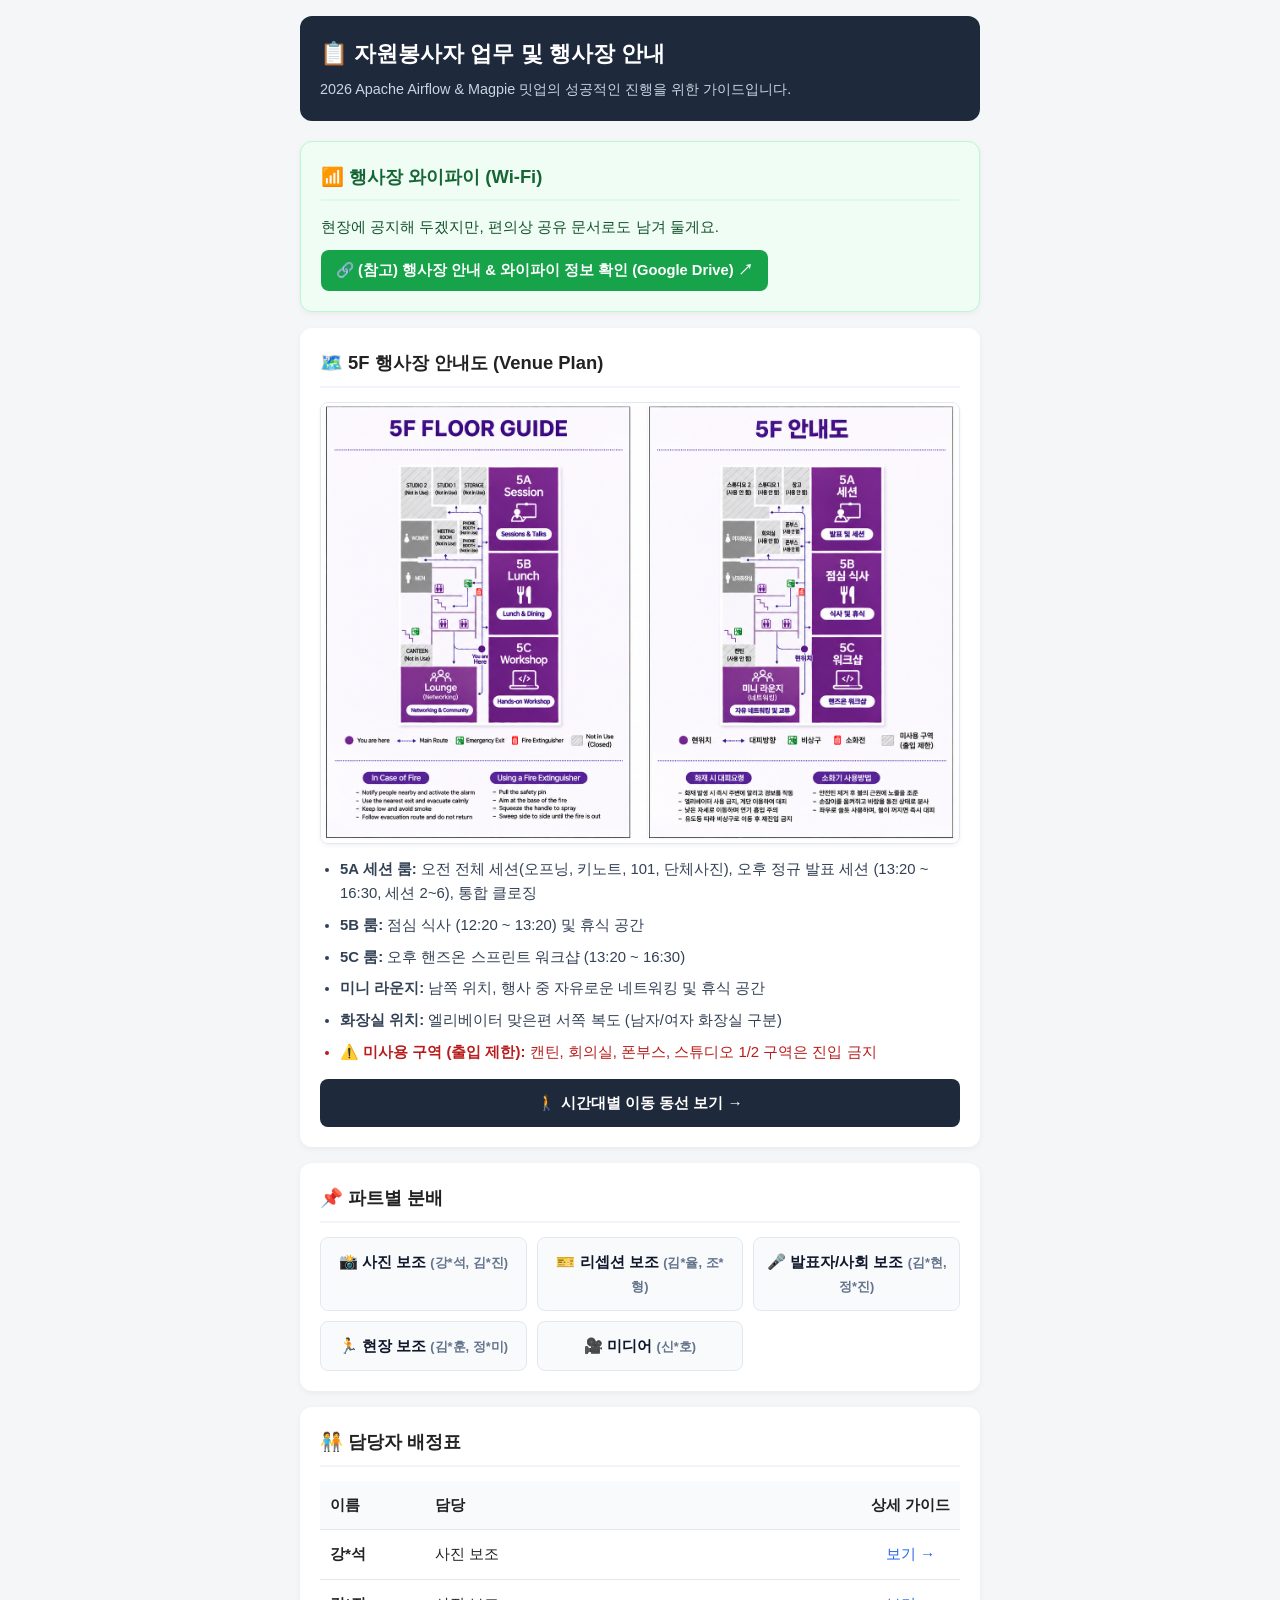
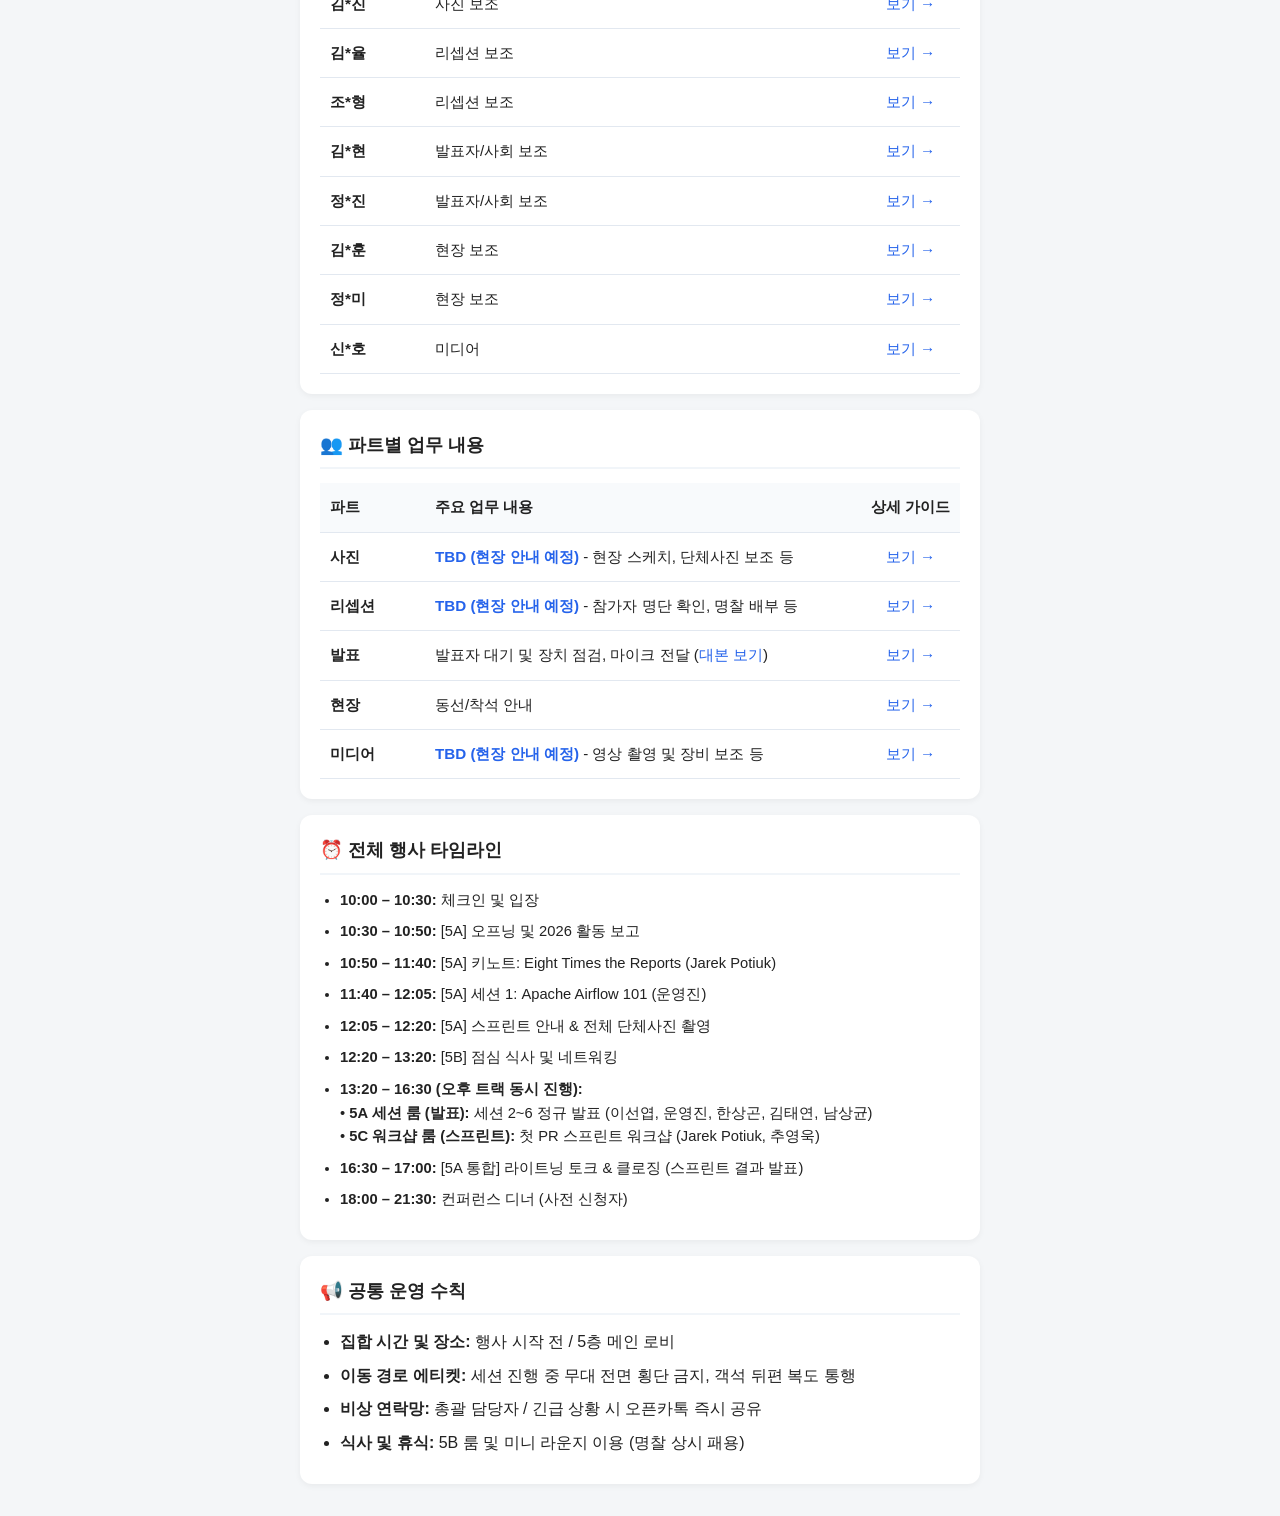
<file: index.html>
<!DOCTYPE html>
<html lang="ko">

<head>
  <meta charset="UTF-8">
  <meta name="viewport" content="width=device-width, initial-scale=1.0">
  <title>자원봉사자 업무 및 행사장 안내</title>
  <link rel="stylesheet" href="style.css">
</head>

<body>
  <header>
    <h1>📋 자원봉사자 업무 및 행사장 안내</h1>
    <p class="subtitle">2026 Apache Airflow & Magpie 밋업의 성공적인 진행을 위한 가이드입니다.</p>
  </header>

  <main>
    <!-- 1. 행사장 와이파이 및 상세 안내 (드라이브 링크) -->
    <section class="card" style="background: #f0fdf4; border: 1px solid #bbf7d0;">
      <h2 style="border-bottom-color: #dcfce7; color: #166534;">📶 행사장 와이파이 (Wi-Fi)</h2>
      <div style="font-size: 0.95rem; color: #14532d; display: flex; flex-direction: column; gap: 10px;">
        <p>
          현장에 공지해 두겠지만, 편의상 공유 문서로도 남겨 둘게요.
        </p>
        <div>
          <a href="https://docs.google.com/document/d/1vBxb_zmxbiM0pUpPSmMd3Gdv5plji50VANnEUZOLk8E/edit?usp=sharing"
            target="_blank" rel="noopener noreferrer"
            style="display: inline-flex; align-items: center; gap: 6px; background: #16a34a; color: #ffffff; padding: 9px 15px; border-radius: 8px; text-decoration: none; font-weight: 600; font-size: 0.92rem;">
            🔗 (참고) 행사장 안내 & 와이파이 정보 확인 (Google Drive) ↗
          </a>
        </div>
      </div>
    </section>

    <!-- 2. 행사장 도면 및 공간 안내 -->
    <section class="card">
      <h2>🗺️ 5F 행사장 안내도 (Venue Plan)</h2>
      <div style="text-align: center; margin-bottom: 14px;">
        <img src="venue_plan.png" alt="5F 행사장 안내도"
          style="width: 100%; max-width: 640px; height: auto; border-radius: 8px; border: 1px solid #e2e8f0; box-shadow: 0 2px 4px rgba(0,0,0,0.05);">
      </div>
      <ul class="notice-list" style="font-size: 0.93rem; color: #334155;">
        <li><strong>5A 세션 룸:</strong> 오전 전체 세션(오프닝, 키노트, 101, 단체사진), 오후 정규 발표 세션 (13:20 ~ 16:30, 세션 2~6), 통합 클로징</li>
        <li><strong>5B 룸:</strong> 점심 식사 (12:20 ~ 13:20) 및 휴식 공간</li>
        <li><strong>5C 룸:</strong> 오후 핸즈온 스프린트 워크샵 (13:20 ~ 16:30)</li>
        <li><strong>미니 라운지:</strong> 남쪽 위치, 행사 중 자유로운 네트워킹 및 휴식 공간</li>
        <li><strong>화장실 위치:</strong> 엘리베이터 맞은편 서쪽 복도 (남자/여자 화장실 구분)</li>
        <li style="color: #b91c1c;"><strong>⚠️ 미사용 구역 (출입 제한):</strong> 캔틴, 회의실, 폰부스, 스튜디오 1/2 구역은 진입 금지</li>
      </ul>
      <div style="margin-top: 14px; text-align: center;">
        <a href="flow.html"
          style="display: inline-flex; align-items: center; justify-content: center; gap: 8px; width: 100%; background: #1e293b; color: #ffffff; padding: 12px 16px; border-radius: 8px; text-decoration: none; font-weight: 700; font-size: 0.95rem;">
          🚶 시간대별 이동 동선 보기 →
        </a>
      </div>
    </section>

    <!-- 3. 파트별 안내 바로가기 -->
    <section class="card">
      <h2>📌 파트별 분배</h2>
      <div class="nav-grid">
        <a href="roles/photo.html" class="btn">📸 사진 보조 <span style="font-size: 0.8rem; color: #64748b;">(강*석,
            김*진)</span></a>
        <a href="roles/reception.html" class="btn">🎫 리셉션 보조 <span style="font-size: 0.8rem; color: #64748b;">(김*율,
            조*형)</span></a>
        <a href="roles/stage.html" class="btn">🎤 발표자/사회 보조 <span style="font-size: 0.8rem; color: #64748b;">(김*현,
            정*진)</span></a>
        <a href="roles/floor.html" class="btn">🏃 현장 보조 <span style="font-size: 0.8rem; color: #64748b;">(김*훈,
            정*미)</span></a>
        <a href="roles/media.html" class="btn">🎥 미디어 <span style="font-size: 0.8rem; color: #64748b;">(신*호)</span></a>
      </div>
    </section>

    <!-- 4. 담당자 배정표 -->
    <section class="card">
      <h2>🧑‍🤝‍🧑 담당자 배정표</h2>
      <table>
        <thead>
          <tr>
            <th>이름</th>
            <th>담당</th>
            <th>상세 가이드</th>
          </tr>
        </thead>
        <tbody>
          <tr>
            <td><strong>강*석</strong></td>
            <td>사진 보조</td>
            <td><a href="roles/photo.html">보기 →</a></td>
          </tr>
          <tr>
            <td><strong>김*진</strong></td>
            <td>사진 보조</td>
            <td><a href="roles/photo.html">보기 →</a></td>
          </tr>
          <tr>
            <td><strong>김*율</strong></td>
            <td>리셉션 보조</td>
            <td><a href="roles/reception.html">보기 →</a></td>
          </tr>
          <tr>
            <td><strong>조*형</strong></td>
            <td>리셉션 보조</td>
            <td><a href="roles/reception.html">보기 →</a></td>
          </tr>
          <tr>
            <td><strong>김*현</strong></td>
            <td>발표자/사회 보조</td>
            <td><a href="roles/stage.html">보기 →</a></td>
          </tr>
          <tr>
            <td><strong>정*진</strong></td>
            <td>발표자/사회 보조</td>
            <td><a href="roles/stage.html">보기 →</a></td>
          </tr>
          <tr>
            <td><strong>김*훈</strong></td>
            <td>현장 보조</td>
            <td><a href="roles/floor.html">보기 →</a></td>
          </tr>
          <tr>
            <td><strong>정*미</strong></td>
            <td>현장 보조</td>
            <td><a href="roles/floor.html">보기 →</a></td>
          </tr>
          <tr>
            <td><strong>신*호</strong></td>
            <td>미디어</td>
            <td><a href="roles/media.html">보기 →</a></td>
          </tr>
        </tbody>
      </table>
    </section>

    <!-- 5. 파트별 업무 요약 -->
    <section class="card">
      <h2>👥 파트별 업무 내용</h2>
      <table>
        <thead>
          <tr>
            <th>파트</th>
            <th>주요 업무 내용</th>
            <th>상세 가이드</th>
          </tr>
        </thead>
        <tbody>
          <tr>
            <td><strong>사진</strong></td>
            <td><span style="color: #2563eb; font-weight: 600;">TBD (현장 안내 예정)</span> - 현장 스케치, 단체사진 보조 등</td>
            <td><a href="roles/photo.html">보기 →</a></td>
          </tr>
          <tr>
            <td><strong>리셉션</strong></td>
            <td><span style="color: #2563eb; font-weight: 600;">TBD (현장 안내 예정)</span> - 참가자 명단 확인, 명찰 배부 등</td>
            <td><a href="roles/reception.html">보기 →</a></td>
          </tr>
          <tr>
            <td><strong>발표</strong></td>
            <td>발표자 대기 및 장치 점검, 마이크 전달 (<a
                href="https://docs.google.com/presentation/d/1dwNK7iOd0baWfIrPGnGKE1c9mZUUaeYVVd60wkaofWA/edit?usp=sharing"
                target="_blank" rel="noopener noreferrer">대본 보기</a>)</td>
            <td><a href="roles/stage.html">보기 →</a></td>
          </tr>
          <tr>
            <td><strong>현장</strong></td>
            <td>동선/착석 안내</td>
            <td><a href="roles/floor.html">보기 →</a></td>
          </tr>
          <tr>
            <td><strong>미디어</strong></td>
            <td><span style="color: #2563eb; font-weight: 600;">TBD (현장 안내 예정)</span> - 영상 촬영 및 장비 보조 등</td>
            <td><a href="roles/media.html">보기 →</a></td>
          </tr>
        </tbody>
      </table>
    </section>

    <!-- 5. 발표 타임라인 요약 -->
    <section class="card">
      <h2>⏰ 전체 행사 타임라인</h2>
      <ul class="notice-list" style="font-size: 0.92rem;">
        <li><strong>10:00 – 10:30:</strong> 체크인 및 입장</li>
        <li><strong>10:30 – 10:50:</strong> [5A] 오프닝 및 2026 활동 보고</li>
        <li><strong>10:50 – 11:40:</strong> [5A] 키노트: Eight Times the Reports (Jarek Potiuk)</li>
        <li><strong>11:40 – 12:05:</strong> [5A] 세션 1: Apache Airflow 101 (운영진)</li>
        <li><strong>12:05 – 12:20:</strong> [5A] 스프린트 안내 & 전체 단체사진 촬영</li>
        <li><strong>12:20 – 13:20:</strong> [5B] 점심 식사 및 네트워킹</li>
        <li><strong>13:20 – 16:30 (오후 트랙 동시 진행):</strong>
          <br>• <strong>5A 세션 룸 (발표):</strong> 세션 2~6 정규 발표 (이선엽, 운영진, 한상곤, 김태연, 남상균)
          <br>• <strong>5C 워크샵 룸 (스프린트):</strong> 첫 PR 스프린트 워크샵 (Jarek Potiuk, 추영욱)
        </li>
        <li><strong>16:30 – 17:00:</strong> [5A 통합] 라이트닝 토크 & 클로징 (스프린트 결과 발표)</li>
        <li><strong>18:00 – 21:30:</strong> 컨퍼런스 디너 (사전 신청자)</li>
      </ul>
    </section>

    <!-- 6. 공통 공지 사항 -->
    <section class="card">
      <h2>📢 공통 운영 수칙</h2>
      <ul class="notice-list">
        <li><strong>집합 시간 및 장소:</strong> 행사 시작 전 / 5층 메인 로비</li>
        <li><strong>이동 경로 에티켓:</strong> 세션 진행 중 무대 전면 횡단 금지, 객석 뒤편 복도 통행</li>
        <li><strong>비상 연락망:</strong> 총괄 담당자 / 긴급 상황 시 오픈카톡 즉시 공유</li>
        <li><strong>식사 및 휴식:</strong> 5B 룸 및 미니 라운지 이용 (명찰 상시 패용)</li>
      </ul>
    </section>
  </main>
</body>

</html>
</file>
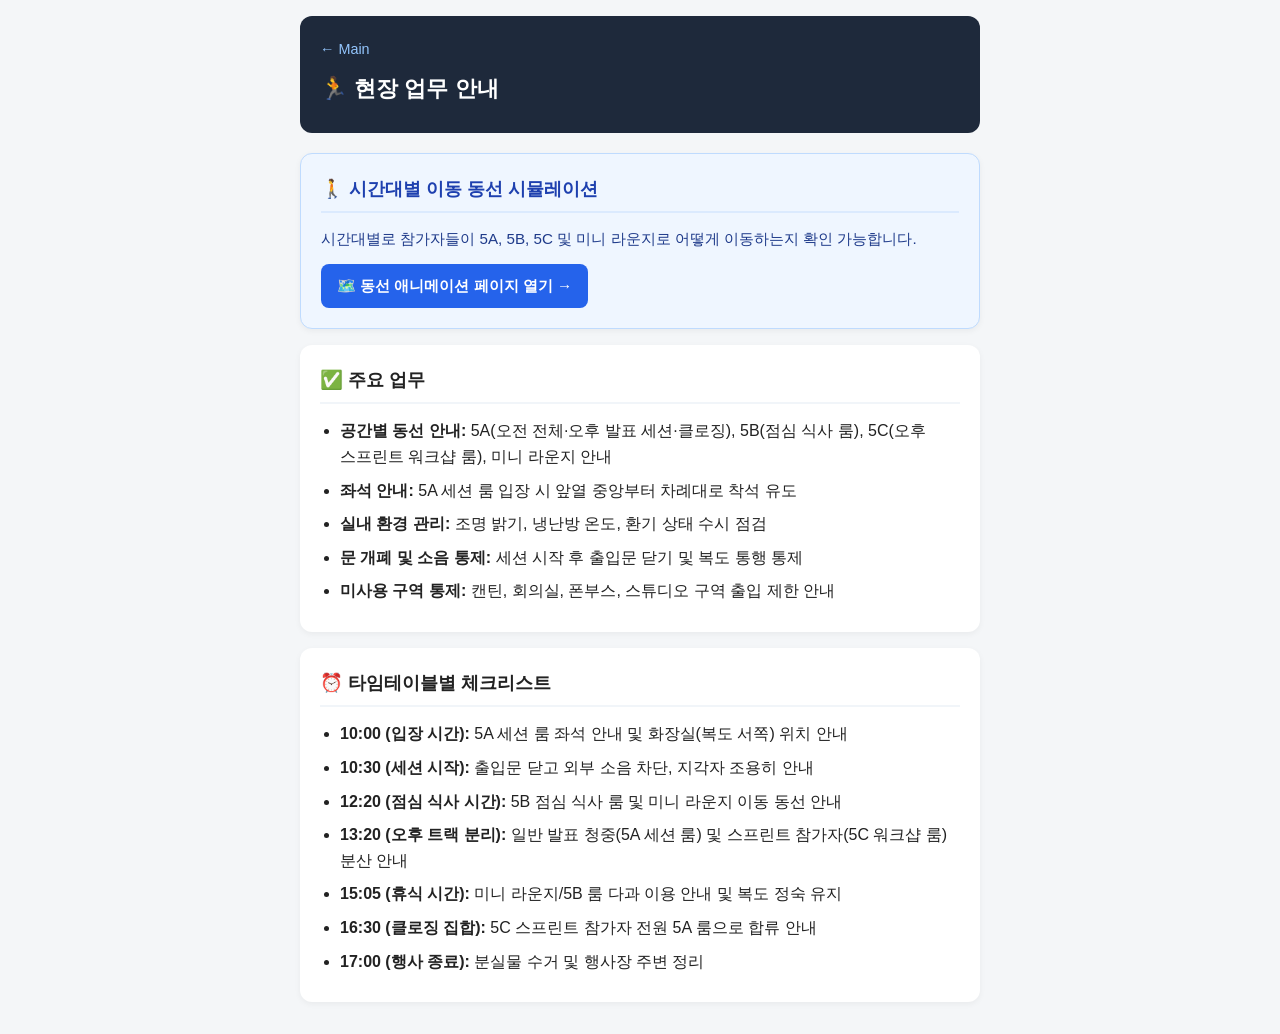
<file: roles/floor.html>
<!DOCTYPE html>
<html lang="ko">

<head>
  <meta charset="UTF-8">
  <meta name="viewport" content="width=device-width, initial-scale=1.0">
  <title>현장 업무 안내 - 자원봉사자 가이드</title>
  <link rel="stylesheet" href="../style.css">
</head>

<body>
  <header>
    <a href="../index.html" class="back-link">← Main</a>
    <h1>🏃 현장 업무 안내</h1>
  </header>

  <main>
    <section class="card" style="background: #eff6ff; border: 1px solid #bfdbfe;">
      <h2 style="border-bottom-color: #dbeafe; color: #1e40af;">🚶 시간대별 이동 동선 시뮬레이션</h2>
      <p style="margin-bottom: 12px; font-size: 0.95rem; color: #1e3a8a;">
        시간대별로 참가자들이 5A, 5B, 5C 및 미니 라운지로 어떻게 이동하는지 확인 가능합니다.
      </p>
      <a href="../flow.html"
        style="display: inline-flex; align-items: center; gap: 8px; background: #2563eb; color: #ffffff; padding: 10px 16px; border-radius: 8px; text-decoration: none; font-weight: 600; font-size: 0.95rem;">
        🗺️ 동선 애니메이션 페이지 열기 →
      </a>
    </section>

    <section class="card">
      <h2>✅ 주요 업무</h2>
      <ul>
        <li><strong>공간별 동선 안내:</strong> 5A(오전 전체·오후 발표 세션·클로징), 5B(점심 식사 룸), 5C(오후 스프린트 워크샵 룸), 미니 라운지 안내</li>
        <li><strong>좌석 안내:</strong> 5A 세션 룸 입장 시 앞열 중앙부터 차례대로 착석 유도</li>
        <li><strong>실내 환경 관리:</strong> 조명 밝기, 냉난방 온도, 환기 상태 수시 점검</li>
        <li><strong>문 개폐 및 소음 통제:</strong> 세션 시작 후 출입문 닫기 및 복도 통행 통제</li>
        <li><strong>미사용 구역 통제:</strong> 캔틴, 회의실, 폰부스, 스튜디오 구역 출입 제한 안내</li>
      </ul>
    </section>

    <section class="card">
      <h2>⏰ 타임테이블별 체크리스트</h2>
      <ul>
        <li><strong>10:00 (입장 시간):</strong> 5A 세션 룸 좌석 안내 및 화장실(복도 서쪽) 위치 안내</li>
        <li><strong>10:30 (세션 시작):</strong> 출입문 닫고 외부 소음 차단, 지각자 조용히 안내</li>
        <li><strong>12:20 (점심 식사 시간):</strong> 5B 점심 식사 룸 및 미니 라운지 이동 동선 안내</li>
        <li><strong>13:20 (오후 트랙 분리):</strong> 일반 발표 청중(5A 세션 룸) 및 스프린트 참가자(5C 워크샵 룸) 분산 안내</li>
        <li><strong>15:05 (휴식 시간):</strong> 미니 라운지/5B 룸 다과 이용 안내 및 복도 정숙 유지</li>
        <li><strong>16:30 (클로징 집합):</strong> 5C 스프린트 참가자 전원 5A 룸으로 합류 안내</li>
        <li><strong>17:00 (행사 종료):</strong> 분실물 수거 및 행사장 주변 정리</li>
      </ul>
    </section>
  </main>
</body>

</html>
</file>
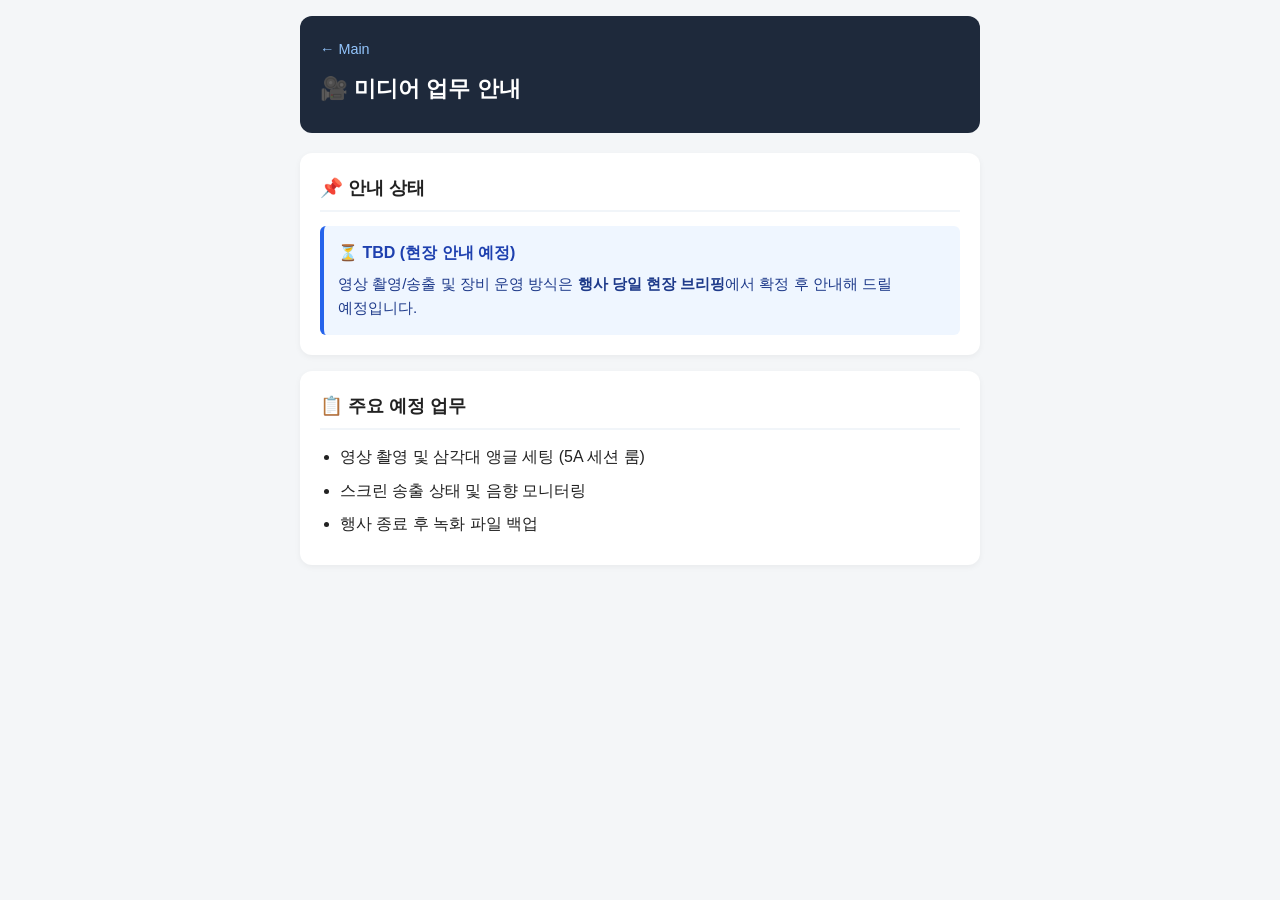
<file: roles/media.html>
<!DOCTYPE html>
<html lang="ko">

<head>
  <meta charset="UTF-8">
  <meta name="viewport" content="width=device-width, initial-scale=1.0">
  <title>미디어 업무 안내 - 자원봉사자 가이드</title>
  <link rel="stylesheet" href="../style.css">
</head>

<body>
  <header>
    <a href="../index.html" class="back-link">← Main</a>
    <h1>🎥 미디어 업무 안내</h1>
  </header>

  <main>
    <section class="card">
      <h2>📌 안내 상태</h2>
      <div
        style="background: #eff6ff; border-left: 4px solid #2563eb; padding: 14px; border-radius: 6px; color: #1e40af;">
        <strong>⏳ TBD (현장 안내 예정)</strong>
        <p style="margin-top: 6px; font-size: 0.95rem; color: #1e3a8a;">
          영상 촬영/송출 및 장비 운영 방식은 <strong>행사 당일 현장 브리핑</strong>에서 확정 후 안내해 드릴 예정입니다.
        </p>
      </div>
    </section>

    <section class="card">
      <h2>📋 주요 예정 업무</h2>
      <ul>
        <li>영상 촬영 및 삼각대 앵글 세팅 (5A 세션 룸)</li>
        <li>스크린 송출 상태 및 음향 모니터링</li>
        <li>행사 종료 후 녹화 파일 백업</li>
      </ul>
    </section>
  </main>
</body>

</html>
</file>
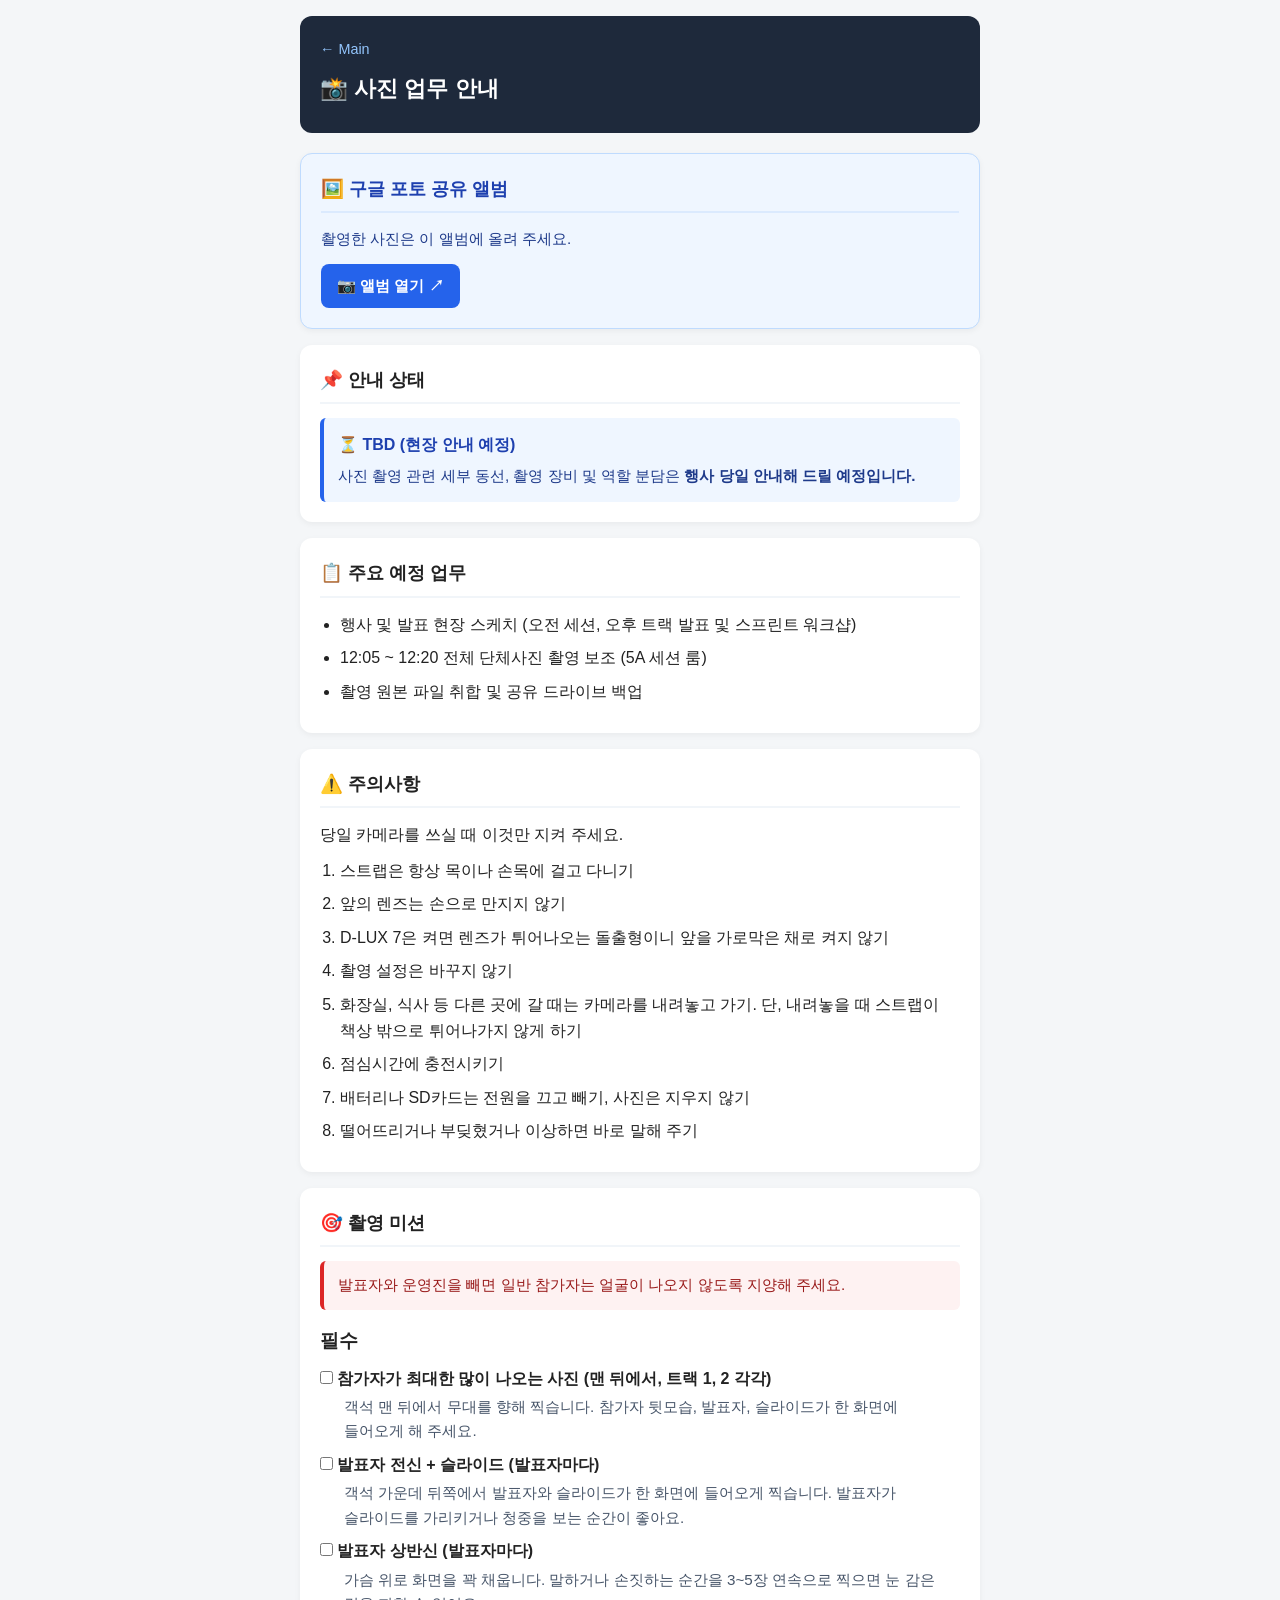
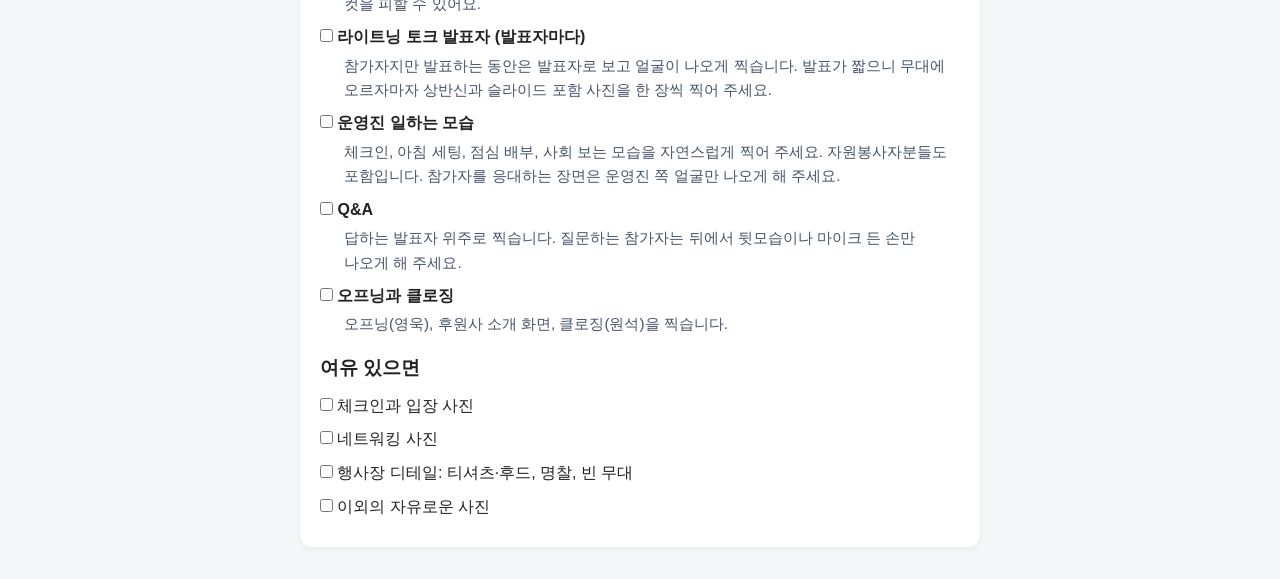
<file: roles/photo.html>
<!DOCTYPE html>
<html lang="ko">

<head>
  <meta charset="UTF-8">
  <meta name="viewport" content="width=device-width, initial-scale=1.0">
  <title>사진 업무 안내 - 자원봉사자 가이드</title>
  <link rel="stylesheet" href="../style.css">
</head>

<body>
  <header>
    <a href="../index.html" class="back-link">← Main</a>
    <h1>📸 사진 업무 안내</h1>
  </header>

  <main>
    <!-- 구글 포토 앨범 바로가기 배너 -->
    <section class="card" style="background: #eff6ff; border: 1px solid #bfdbfe;">
      <h2 style="border-bottom-color: #dbeafe; color: #1e40af;">🖼️ 구글 포토 공유 앨범</h2>
      <p style="margin-bottom: 12px; font-size: 0.95rem; color: #1e3a8a;">
        촬영한 사진은 이 앨범에 올려 주세요.
      </p>
      <a href="https://photos.app.goo.gl/kdpJfrqcG16mXNhM7"
        target="_blank" rel="noopener noreferrer"
        style="display: inline-flex; align-items: center; gap: 8px; background: #2563eb; color: #ffffff; padding: 10px 16px; border-radius: 8px; text-decoration: none; font-weight: 600; font-size: 0.95rem;">
        📷 앨범 열기 ↗
      </a>
    </section>

    <section class="card">
      <h2>📌 안내 상태</h2>
      <div
        style="background: #eff6ff; border-left: 4px solid #2563eb; padding: 14px; border-radius: 6px; color: #1e40af;">
        <strong>⏳ TBD (현장 안내 예정)</strong>
        <p style="margin-top: 6px; font-size: 0.95rem; color: #1e3a8a;">
          사진 촬영 관련 세부 동선, 촬영 장비 및 역할 분담은 <strong>행사 당일 안내해 드릴 예정입니다.</strong>
        </p>
      </div>
    </section>

    <section class="card">
      <h2>📋 주요 예정 업무</h2>
      <ul>
        <li>행사 및 발표 현장 스케치 (오전 세션, 오후 트랙 발표 및 스프린트 워크샵)</li>
        <li>12:05 ~ 12:20 전체 단체사진 촬영 보조 (5A 세션 룸)</li>
        <li>촬영 원본 파일 취합 및 공유 드라이브 백업</li>
      </ul>
    </section>

    <section class="card">
      <h2>⚠️ 주의사항</h2>
      <p style="margin-bottom: 10px;">당일 카메라를 쓰실 때 이것만 지켜 주세요.</p>
      <ol style="padding-left: 20px;">
        <li>스트랩은 항상 목이나 손목에 걸고 다니기</li>
        <li>앞의 렌즈는 손으로 만지지 않기</li>
        <li>D-LUX 7은 켜면 렌즈가 튀어나오는 돌출형이니 앞을 가로막은 채로 켜지 않기</li>
        <li>촬영 설정은 바꾸지 않기</li>
        <li>화장실, 식사 등 다른 곳에 갈 때는 카메라를 내려놓고 가기. 단, 내려놓을 때 스트랩이 책상 밖으로 튀어나가지 않게 하기</li>
        <li>점심시간에 충전시키기</li>
        <li>배터리나 SD카드는 전원을 끄고 빼기, 사진은 지우지 않기</li>
        <li>떨어뜨리거나 부딪혔거나 이상하면 바로 말해 주기</li>
      </ol>
    </section>

    <section class="card">
      <h2>🎯 촬영 미션</h2>
      <div
        style="background: #fef2f2; border-left: 4px solid #dc2626; padding: 12px 14px; border-radius: 6px; color: #991b1b; margin-bottom: 16px; font-size: 0.95rem;">
        발표자와 운영진을 빼면 일반 참가자는 얼굴이 나오지 않도록 지양해 주세요.
      </div>

      <h3 style="margin: 8px 0 10px;">필수</h3>
      <ul style="list-style: none; padding-left: 0;">
        <li><label><input type="checkbox"> <strong>참가자가 최대한 많이 나오는 사진 (맨 뒤에서, 트랙 1, 2 각각)</strong></label>
          <p style="margin: 4px 0 0 24px; font-size: 0.95rem; color: #475569;">객석 맨 뒤에서 무대를 향해 찍습니다. 참가자 뒷모습, 발표자, 슬라이드가 한 화면에 들어오게 해 주세요.</p></li>
        <li><label><input type="checkbox"> <strong>발표자 전신 + 슬라이드 (발표자마다)</strong></label>
          <p style="margin: 4px 0 0 24px; font-size: 0.95rem; color: #475569;">객석 가운데 뒤쪽에서 발표자와 슬라이드가 한 화면에 들어오게 찍습니다. 발표자가 슬라이드를 가리키거나 청중을 보는 순간이 좋아요.</p></li>
        <li><label><input type="checkbox"> <strong>발표자 상반신 (발표자마다)</strong></label>
          <p style="margin: 4px 0 0 24px; font-size: 0.95rem; color: #475569;">가슴 위로 화면을 꽉 채웁니다. 말하거나 손짓하는 순간을 3~5장 연속으로 찍으면 눈 감은 컷을 피할 수 있어요.</p></li>
        <li><label><input type="checkbox"> <strong>라이트닝 토크 발표자 (발표자마다)</strong></label>
          <p style="margin: 4px 0 0 24px; font-size: 0.95rem; color: #475569;">참가자지만 발표하는 동안은 발표자로 보고 얼굴이 나오게 찍습니다. 발표가 짧으니 무대에 오르자마자 상반신과 슬라이드 포함 사진을 한 장씩 찍어 주세요.</p></li>
        <li><label><input type="checkbox"> <strong>운영진 일하는 모습</strong></label>
          <p style="margin: 4px 0 0 24px; font-size: 0.95rem; color: #475569;">체크인, 아침 세팅, 점심 배부, 사회 보는 모습을 자연스럽게 찍어 주세요. 자원봉사자분들도 포함입니다. 참가자를 응대하는 장면은 운영진 쪽 얼굴만 나오게 해 주세요.</p></li>
        <li><label><input type="checkbox"> <strong>Q&amp;A</strong></label>
          <p style="margin: 4px 0 0 24px; font-size: 0.95rem; color: #475569;">답하는 발표자 위주로 찍습니다. 질문하는 참가자는 뒤에서 뒷모습이나 마이크 든 손만 나오게 해 주세요.</p></li>
        <li><label><input type="checkbox"> <strong>오프닝과 클로징</strong></label>
          <p style="margin: 4px 0 0 24px; font-size: 0.95rem; color: #475569;">오프닝(영욱), 후원사 소개 화면, 클로징(원석)을 찍습니다.</p></li>
      </ul>

      <h3 style="margin: 16px 0 10px;">여유 있으면</h3>
      <ul style="list-style: none; padding-left: 0;">
        <li><label><input type="checkbox"> 체크인과 입장 사진</label></li>
        <li><label><input type="checkbox"> 네트워킹 사진</label></li>
        <li><label><input type="checkbox"> 행사장 디테일: 티셔츠·후드, 명찰, 빈 무대</label></li>
        <li><label><input type="checkbox"> 이외의 자유로운 사진</label></li>
      </ul>
    </section>
  </main>
</body>

</html>
</file>
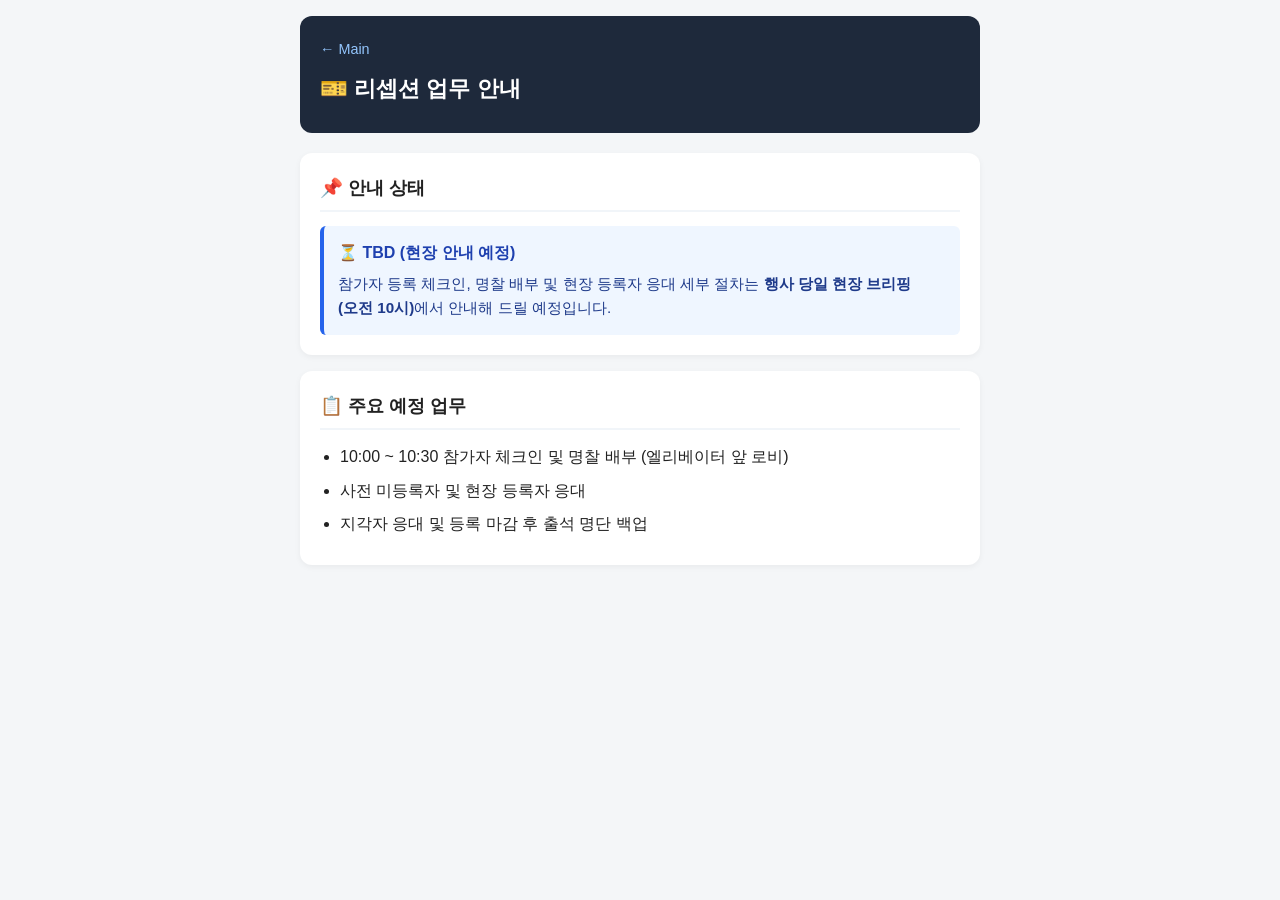
<file: roles/reception.html>
<!DOCTYPE html>
<html lang="ko">

<head>
  <meta charset="UTF-8">
  <meta name="viewport" content="width=device-width, initial-scale=1.0">
  <title>리셉션 업무 안내 - 자원봉사자 가이드</title>
  <link rel="stylesheet" href="../style.css">
</head>

<body>
  <header>
    <a href="../index.html" class="back-link">← Main</a>
    <h1>🎫 리셉션 업무 안내</h1>
  </header>

  <main>
    <section class="card">
      <h2>📌 안내 상태</h2>
      <div
        style="background: #eff6ff; border-left: 4px solid #2563eb; padding: 14px; border-radius: 6px; color: #1e40af;">
        <strong>⏳ TBD (현장 안내 예정)</strong>
        <p style="margin-top: 6px; font-size: 0.95rem; color: #1e3a8a;">
          참가자 등록 체크인, 명찰 배부 및 현장 등록자 응대 세부 절차는 <strong>행사 당일 현장 브리핑(오전 10시)</strong>에서 안내해 드릴 예정입니다.
        </p>
      </div>
    </section>

    <section class="card">
      <h2>📋 주요 예정 업무</h2>
      <ul>
        <li>10:00 ~ 10:30 참가자 체크인 및 명찰 배부 (엘리베이터 앞 로비)</li>
        <li>사전 미등록자 및 현장 등록자 응대</li>
        <li>지각자 응대 및 등록 마감 후 출석 명단 백업</li>
      </ul>
    </section>
  </main>
</body>

</html>
</file>
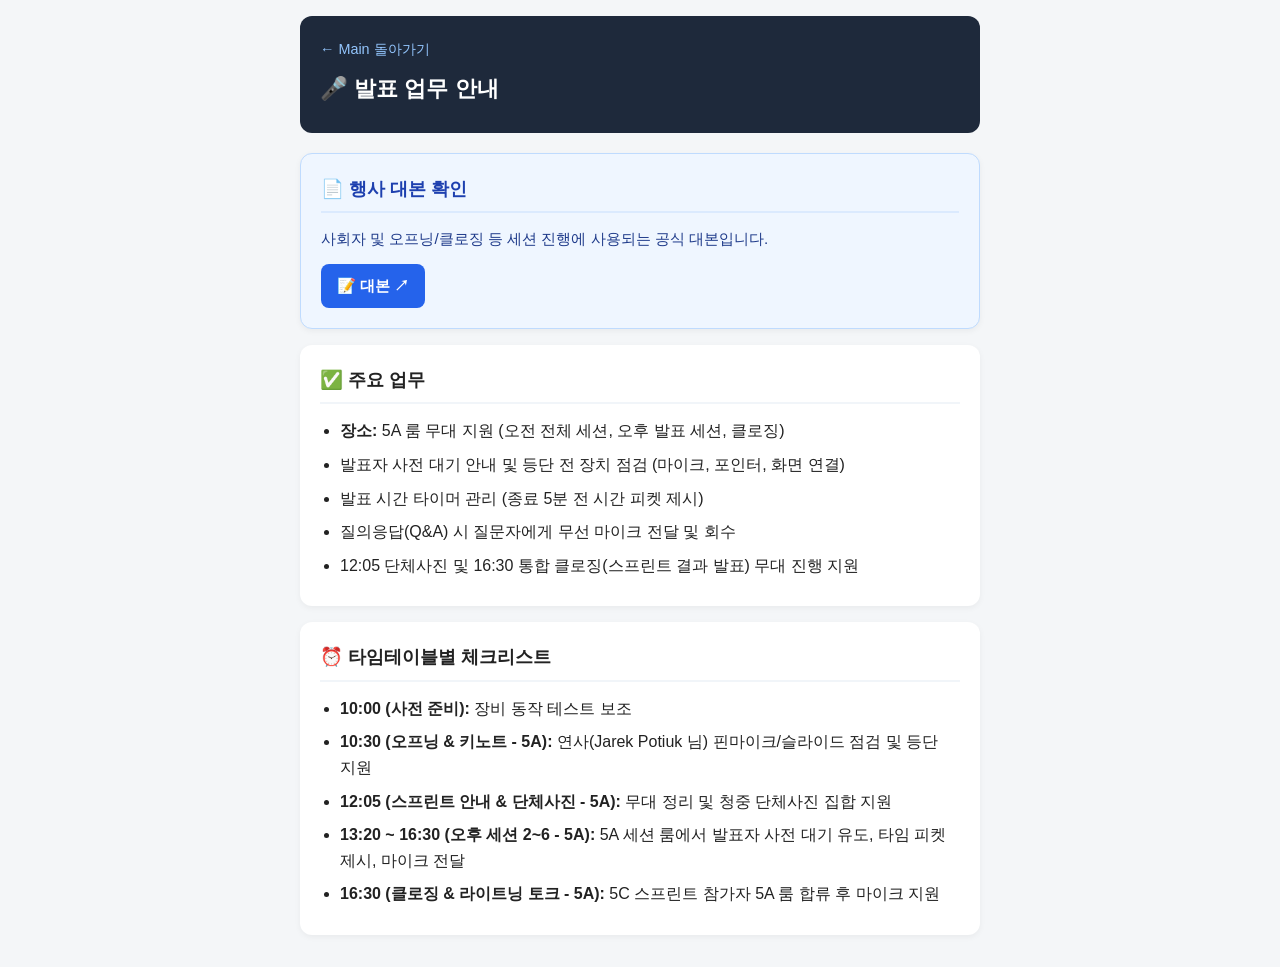
<file: roles/stage.html>
<!DOCTYPE html>
<html lang="ko">

<head>
  <meta charset="UTF-8">
  <meta name="viewport" content="width=device-width, initial-scale=1.0">
  <title>발표 업무 안내 - 자원봉사자 가이드</title>
  <link rel="stylesheet" href="../style.css">
</head>

<body>
  <header>
    <a href="../index.html" class="back-link">← Main 돌아가기</a>
    <h1>🎤 발표 업무 안내</h1>
  </header>

  <main>
    <!-- 대본 바로가기 배너 -->
    <section class="card" style="background: #eff6ff; border: 1px solid #bfdbfe;">
      <h2 style="border-bottom-color: #dbeafe; color: #1e40af;">📄 행사 대본 확인</h2>
      <p style="margin-bottom: 12px; font-size: 0.95rem; color: #1e3a8a;">
        사회자 및 오프닝/클로징 등 세션 진행에 사용되는 공식 대본입니다.
      </p>
      <a href="https://docs.google.com/presentation/d/1dwNK7iOd0baWfIrPGnGKE1c9mZUUaeYVVd60wkaofWA/edit?usp=sharing"
        target="_blank" rel="noopener noreferrer"
        style="display: inline-flex; align-items: center; gap: 8px; background: #2563eb; color: #ffffff; padding: 10px 16px; border-radius: 8px; text-decoration: none; font-weight: 600; font-size: 0.95rem;">
        📝 대본 ↗
      </a>
    </section>

    <section class="card">
      <h2>✅ 주요 업무</h2>
      <ul>
        <li><strong>장소:</strong> 5A 룸 무대 지원 (오전 전체 세션, 오후 발표 세션, 클로징)</li>
        <li>발표자 사전 대기 안내 및 등단 전 장치 점검 (마이크, 포인터, 화면 연결)</li>
        <li>발표 시간 타이머 관리 (종료 5분 전 시간 피켓 제시)</li>
        <li>질의응답(Q&A) 시 질문자에게 무선 마이크 전달 및 회수</li>
        <li>12:05 단체사진 및 16:30 통합 클로징(스프린트 결과 발표) 무대 진행 지원</li>
      </ul>
    </section>

    <section class="card">
      <h2>⏰ 타임테이블별 체크리스트</h2>
      <ul>
        <li><strong>10:00 (사전 준비):</strong> 장비 동작 테스트 보조</li>
        <li><strong>10:30 (오프닝 & 키노트 - 5A):</strong> 연사(Jarek Potiuk 님) 핀마이크/슬라이드 점검 및 등단 지원</li>
        <li><strong>12:05 (스프린트 안내 & 단체사진 - 5A):</strong> 무대 정리 및 청중 단체사진 집합 지원</li>
        <li><strong>13:20 ~ 16:30 (오후 세션 2~6 - 5A):</strong> 5A 세션 룸에서 발표자 사전 대기 유도, 타임 피켓 제시, 마이크 전달</li>
        <li><strong>16:30 (클로징 & 라이트닝 토크 - 5A):</strong> 5C 스프린트 참가자 5A 룸 합류 후 마이크 지원</li>
      </ul>
    </section>
  </main>
</body>

</html>
</file>
<file: style.css>
* {
  box-sizing: border-box;
  margin: 0;
  padding: 0;
}

body {
  font-family: -apple-system, BlinkMacSystemFont, "Apple SD Gothic Neo", "Pretendard", sans-serif;
  line-height: 1.6;
  background-color: #f4f6f8;
  color: #222;
  padding: 16px;
  word-break: keep-all;
}

header {
  max-width: 680px;
  margin: 0 auto 20px;
  padding: 20px;
  background: #1e293b;
  color: #fff;
  border-radius: 12px;
}

header h1 {
  font-size: 1.4rem;
  margin-bottom: 6px;
}

.subtitle {
  font-size: 0.9rem;
  color: #cbd5e1;
}

.back-link {
  display: inline-block;
  color: #93c5fd;
  text-decoration: none;
  font-size: 0.9rem;
  margin-bottom: 10px;
}

main {
  max-width: 680px;
  margin: 0 auto;
}

.card {
  background: #fff;
  padding: 20px;
  border-radius: 12px;
  margin-bottom: 16px;
  box-shadow: 0 2px 6px rgba(0, 0, 0, 0.05);
  overflow-x: auto;
}

.card h2 {
  font-size: 1.15rem;
  margin-bottom: 14px;
  padding-bottom: 8px;
  border-bottom: 2px solid #f1f5f9;
}

.nav-grid {
  display: grid;
  grid-template-columns: repeat(auto-fit, minmax(180px, 1fr));
  gap: 10px;
}

.btn {
  display: block;
  padding: 12px;
  background: #f8fafc;
  border: 1px solid #e2e8f0;
  border-radius: 8px;
  text-decoration: none;
  color: #0f172a;
  font-weight: 600;
  font-size: 0.95rem;
  text-align: center;
}

.btn:hover {
  background: #e2e8f0;
}

table {
  width: 100%;
  border-collapse: collapse;
  font-size: 0.95rem;
}

th,
td {
  padding: 12px 10px;
  text-align: left;
  border-bottom: 1px solid #e2e8f0;
  vertical-align: middle;
}

/* 1번째 열(파트): 너비 충분히 확보 및 줄바꿈/잘림 방지 */
th:first-child,
td:first-child {
  width: 105px;
  min-width: 100px;
  white-space: nowrap;
}

/* 3번째 열(상세 가이드): 버튼 형태로 깔끔하게 정렬 */
th:last-child,
td:last-child {
  width: 75px;
  min-width: 70px;
  white-space: nowrap;
  text-align: center;
}

th {
  background-color: #f8fafc;
  font-weight: 600;
}

td a {
  color: #2563eb;
  text-decoration: none;
  font-weight: 500;
}

img {
  max-width: 100%;
  height: auto;
  display: block;
}

ul {
  padding-left: 20px;
}

li {
  margin-bottom: 8px;
}
</file>
